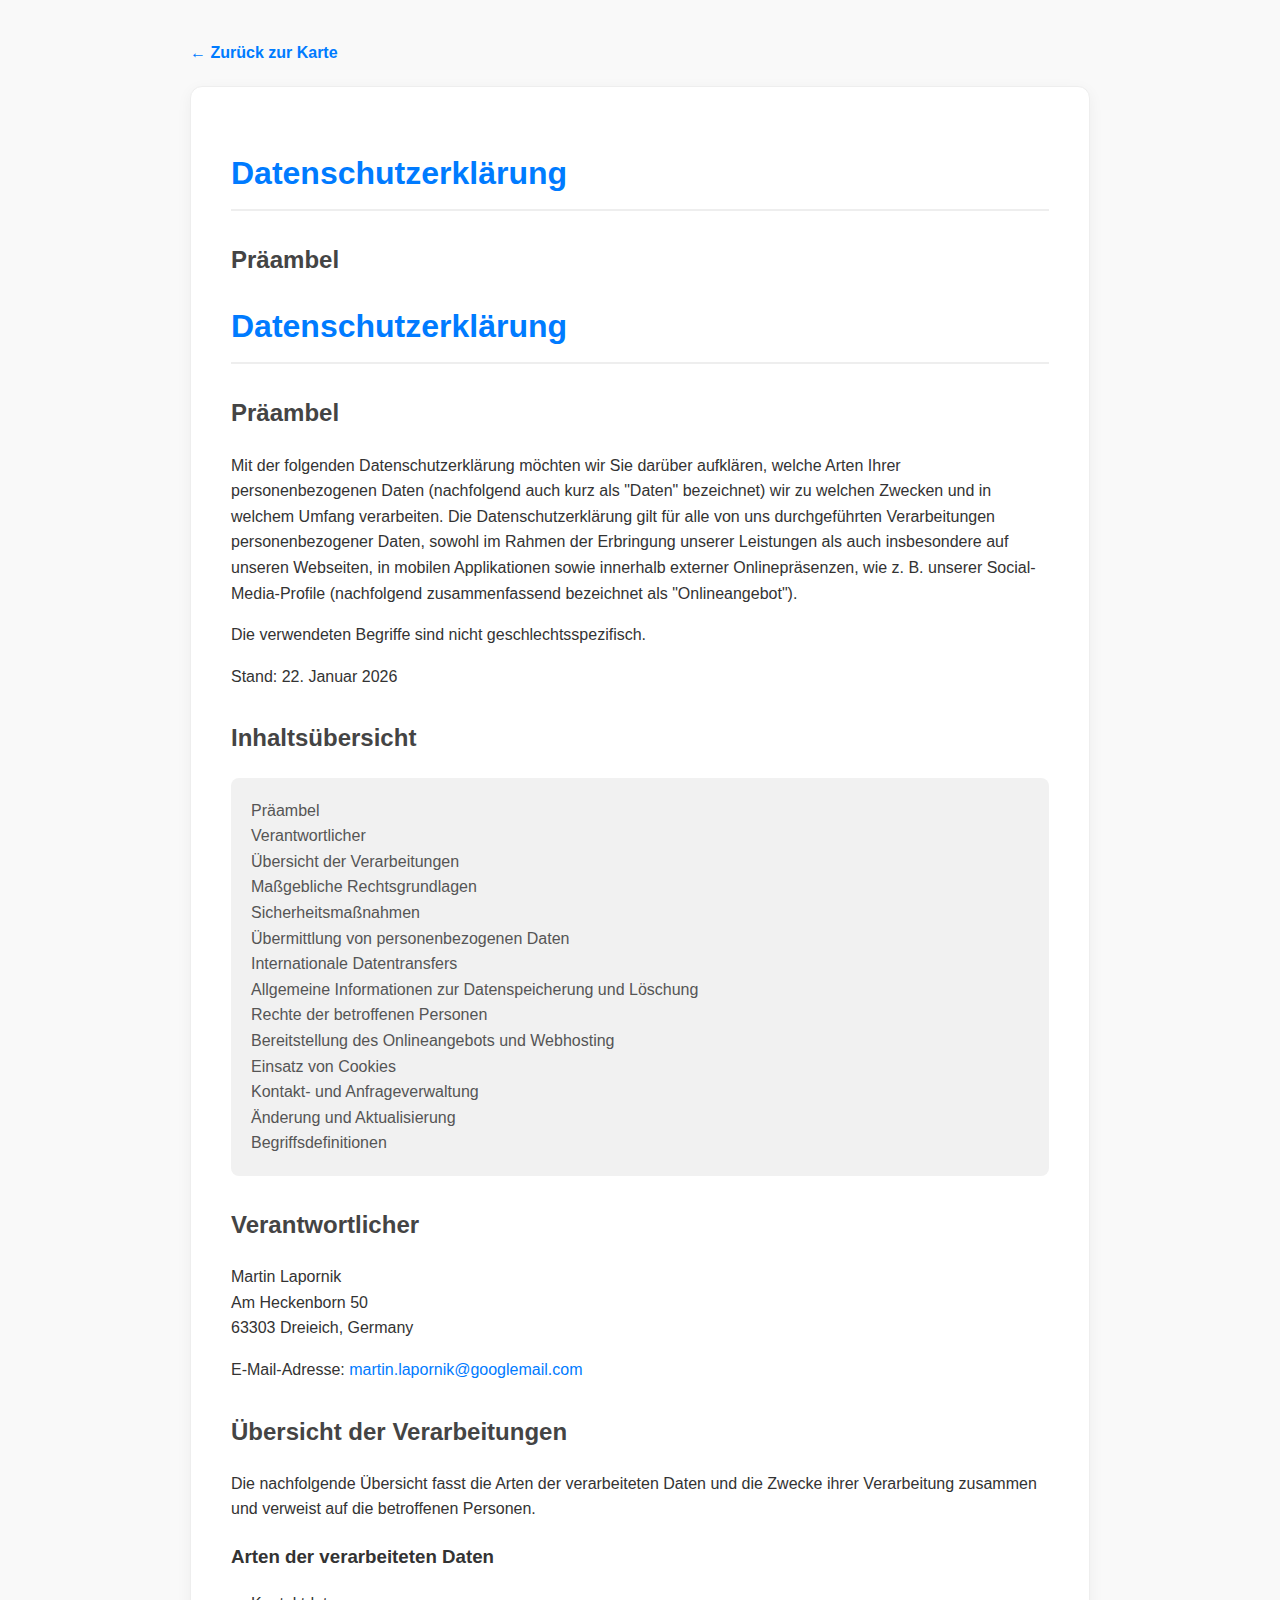
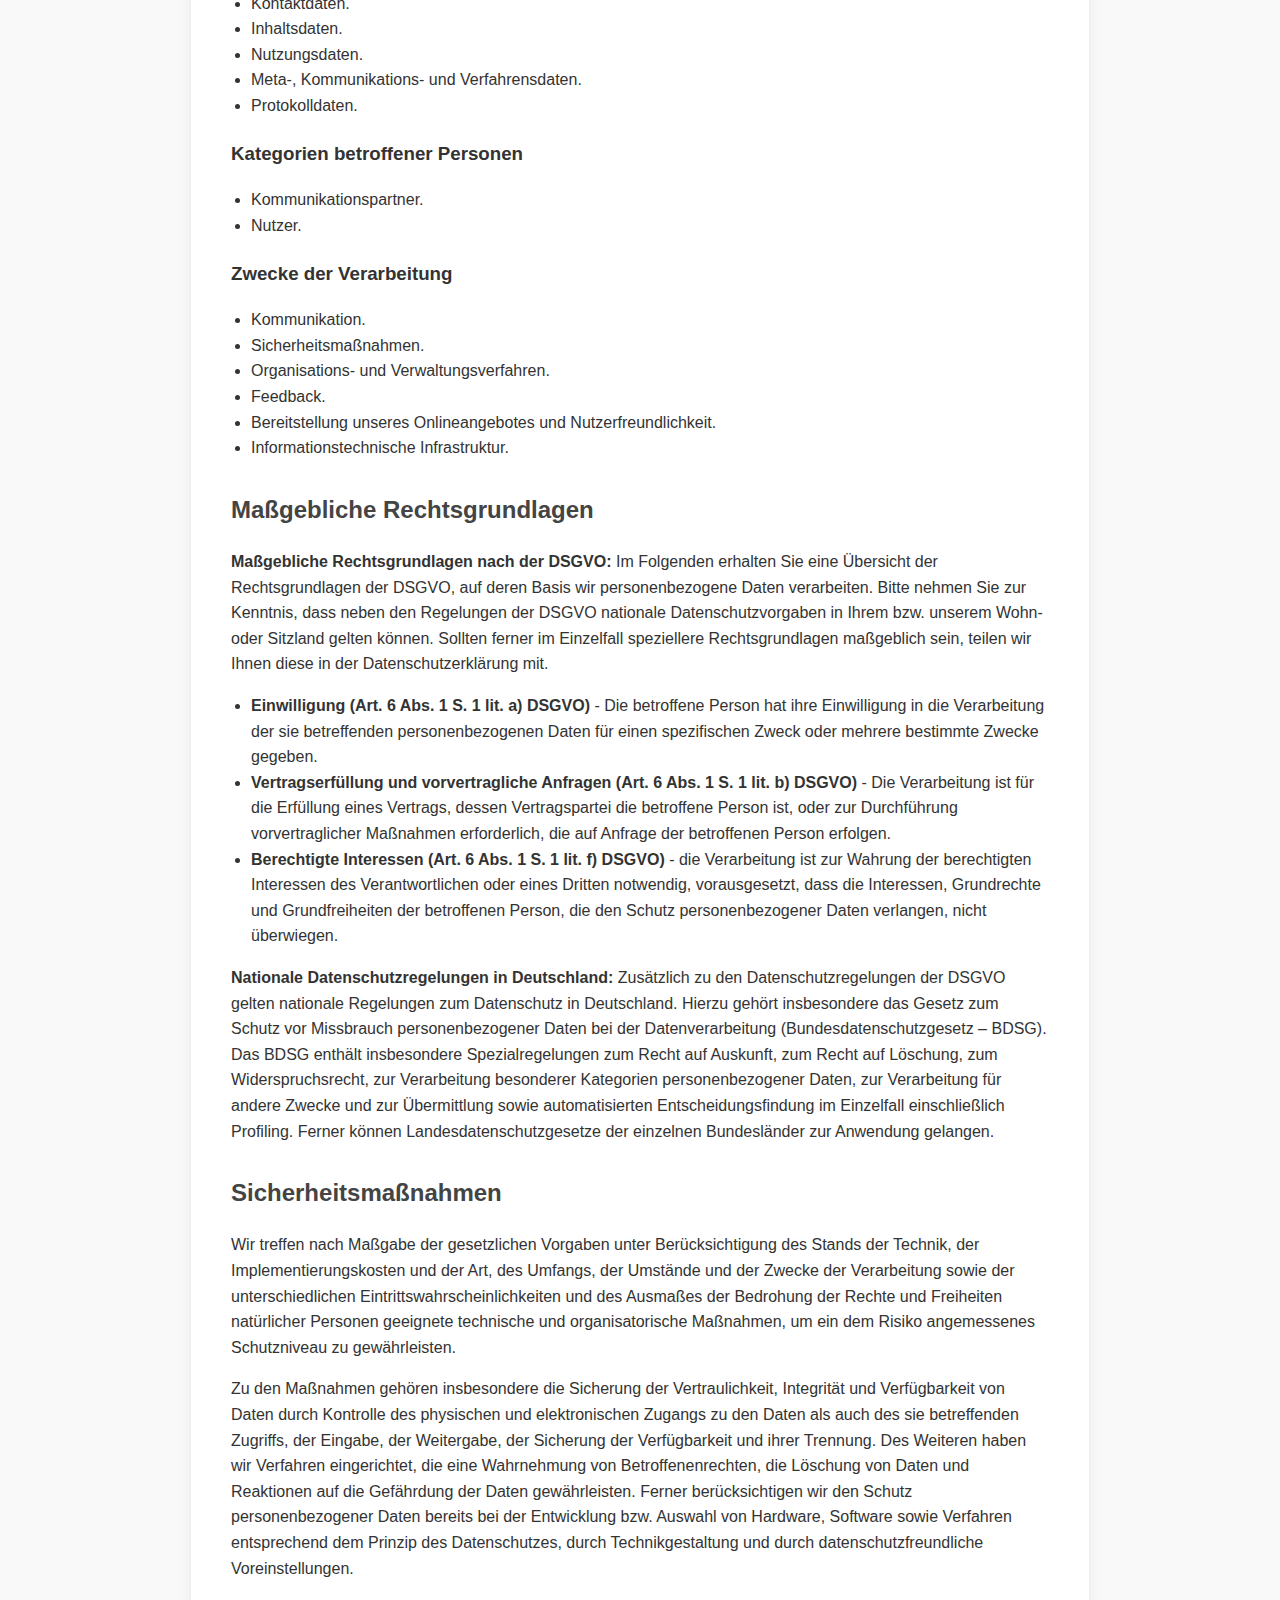
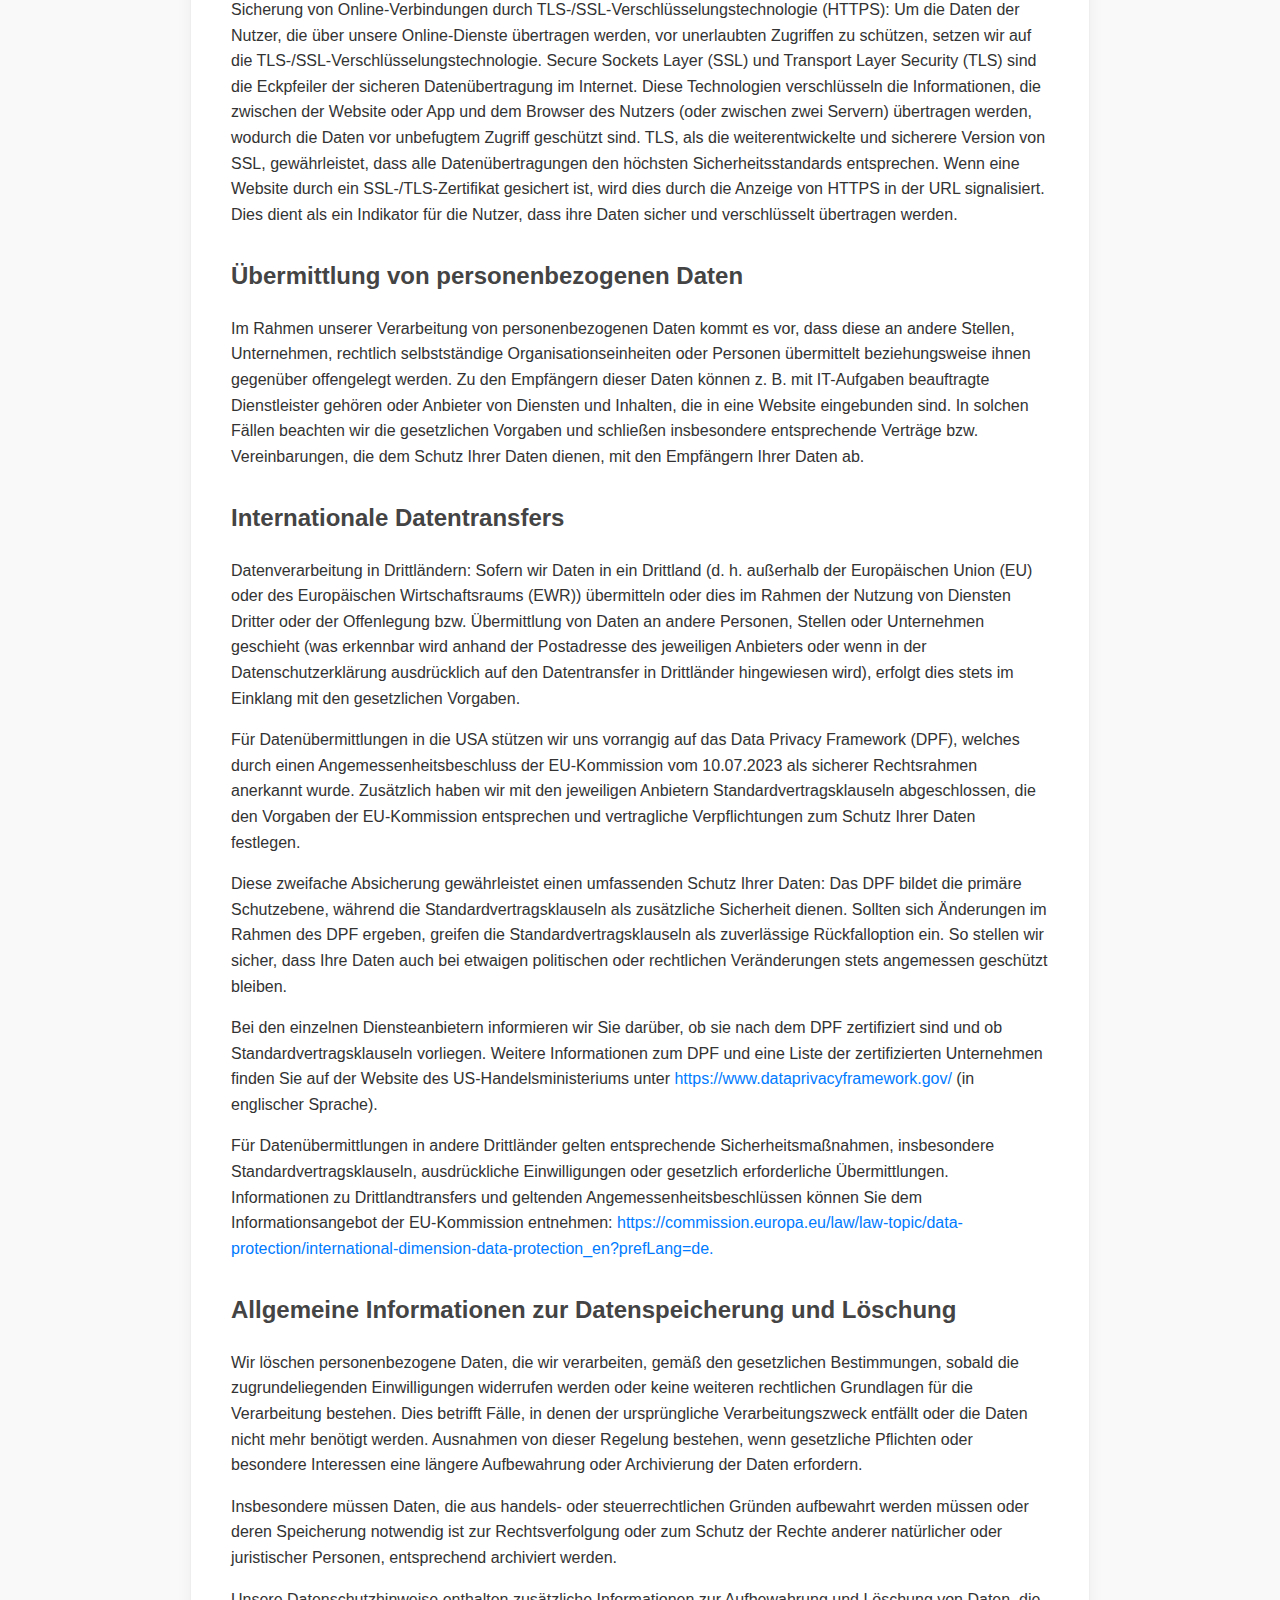
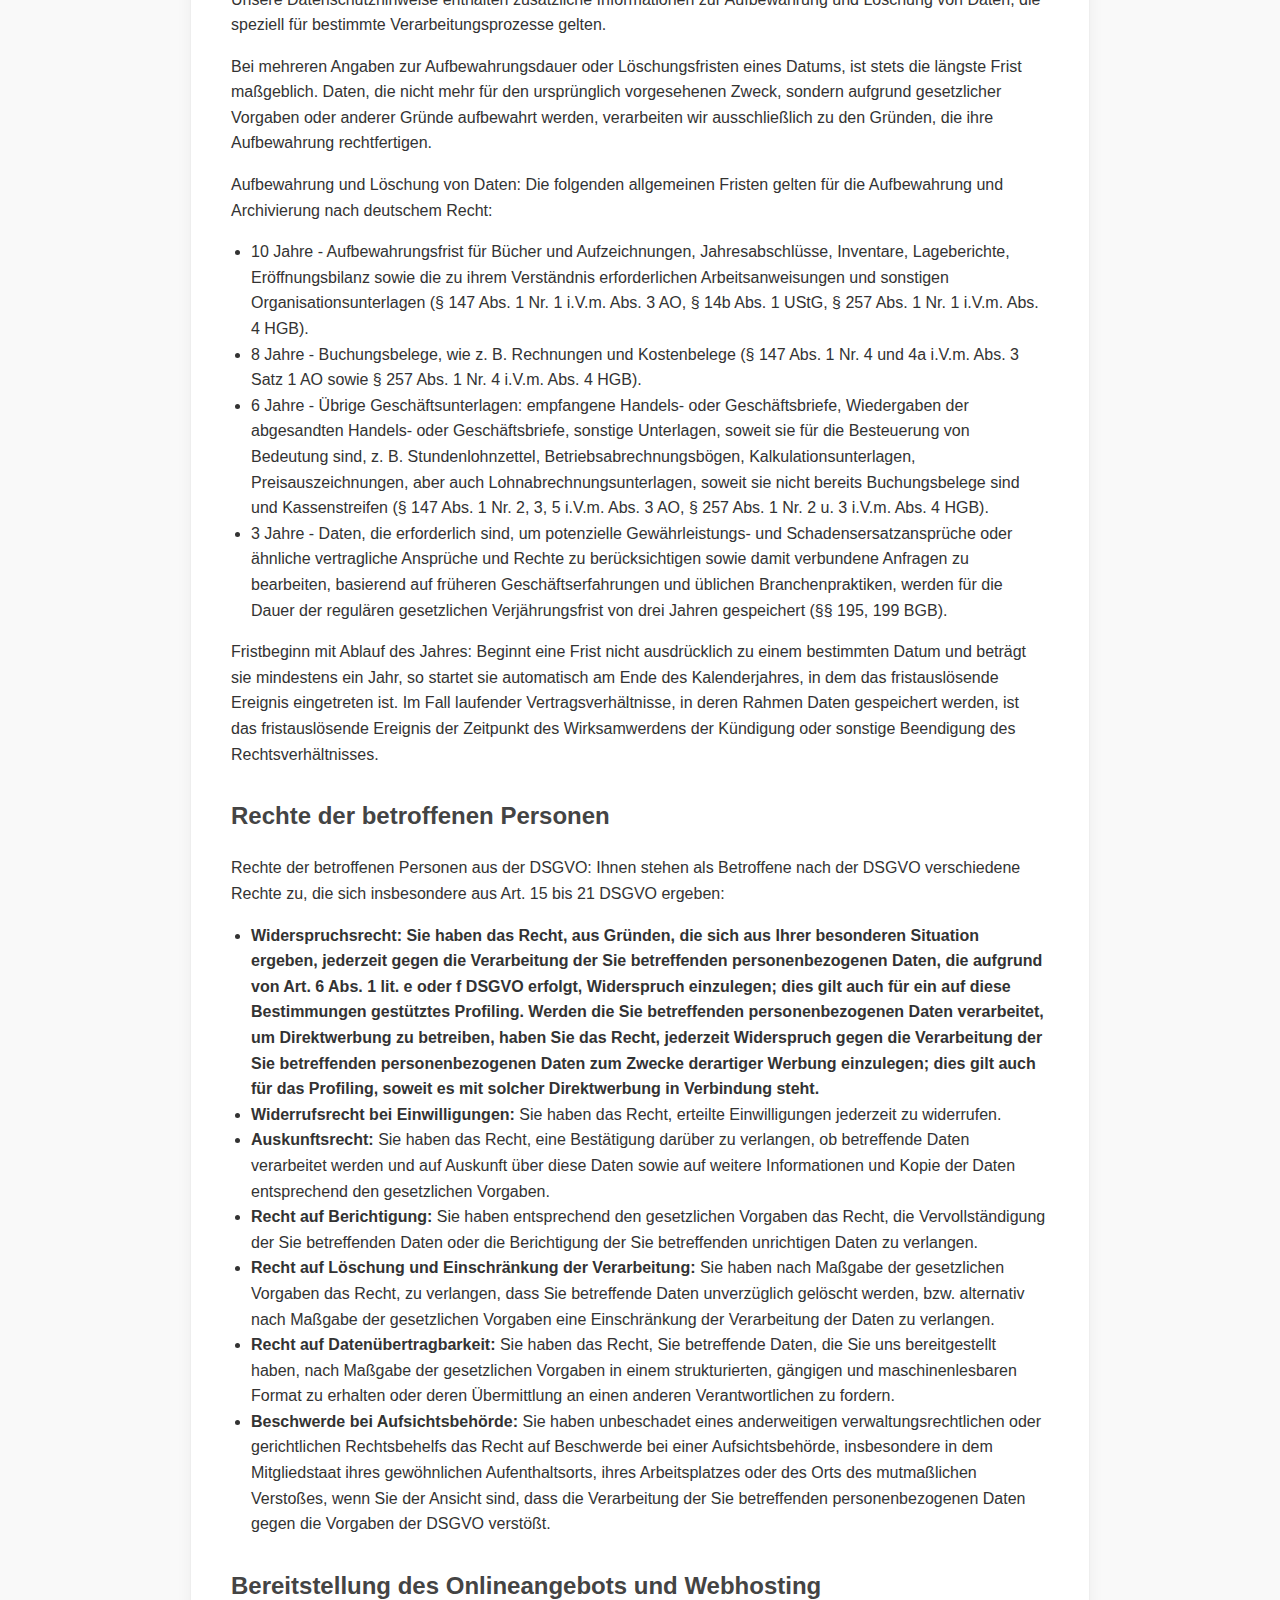
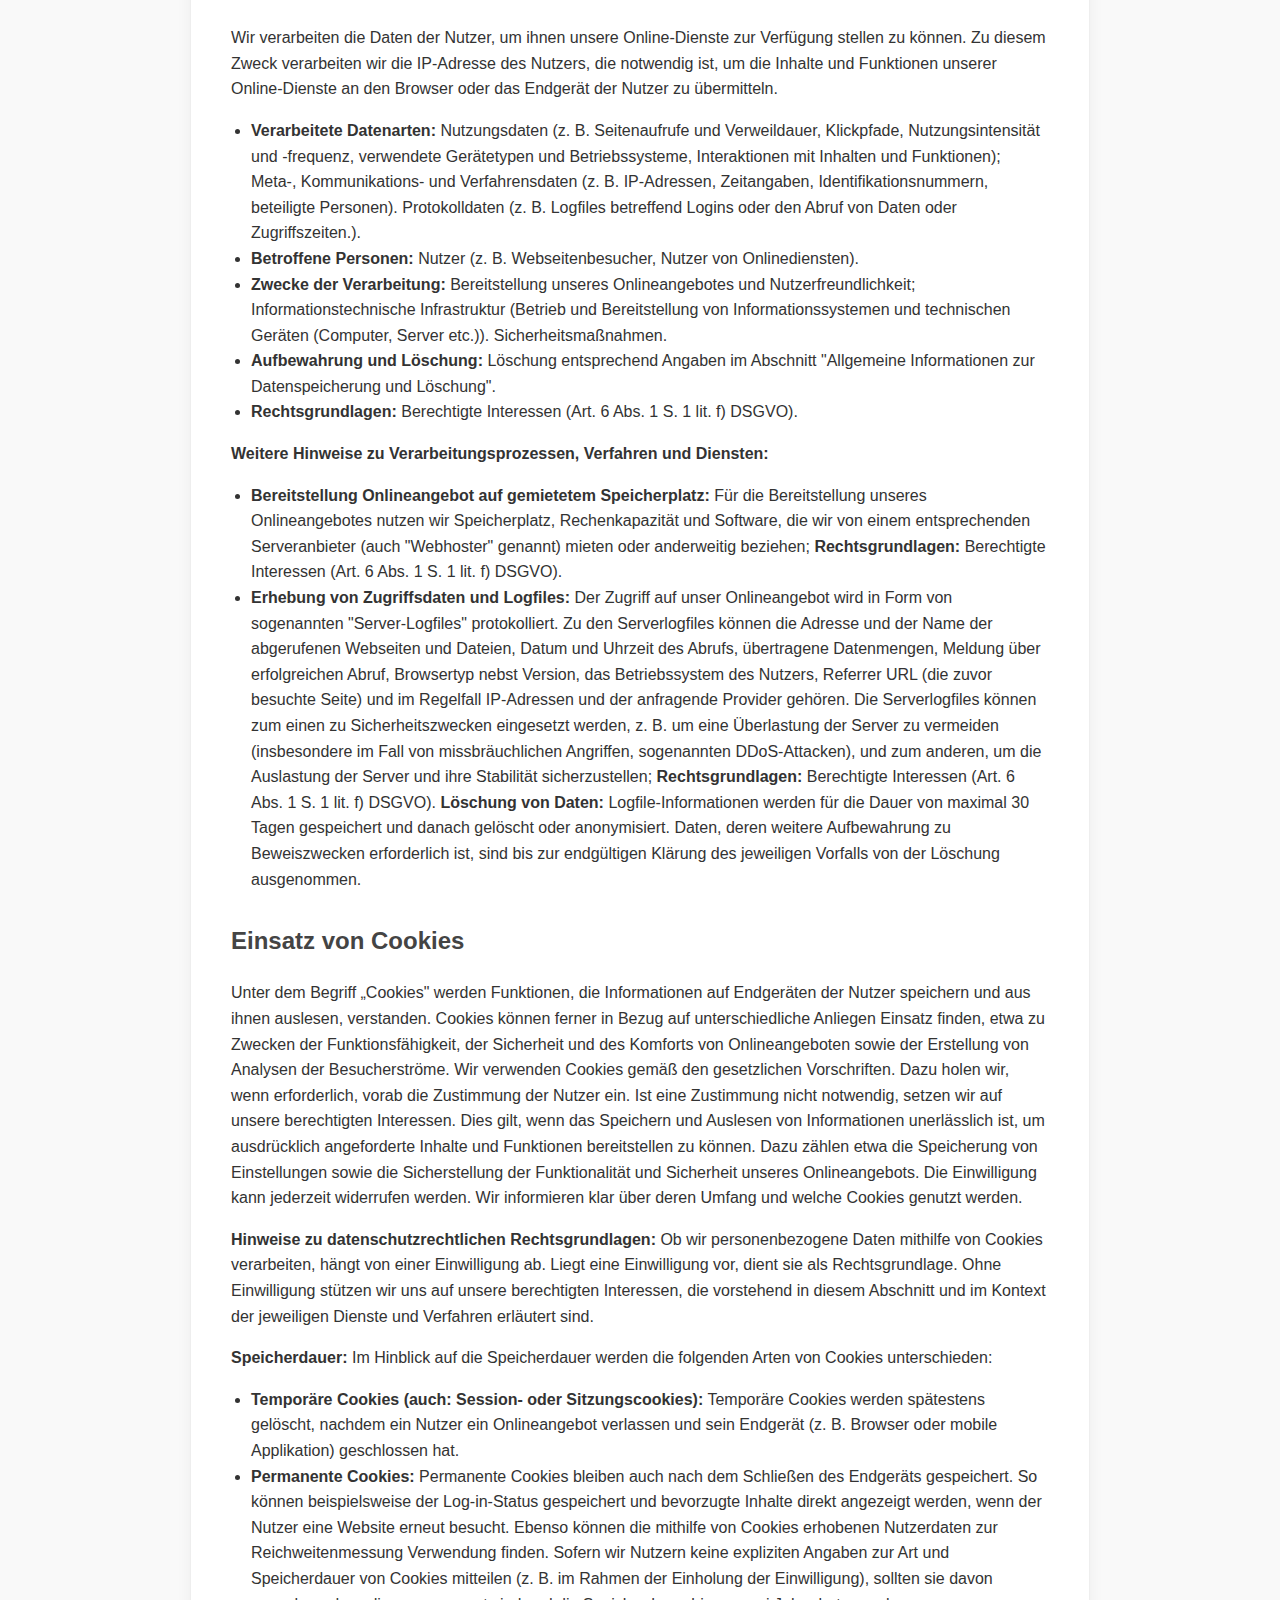
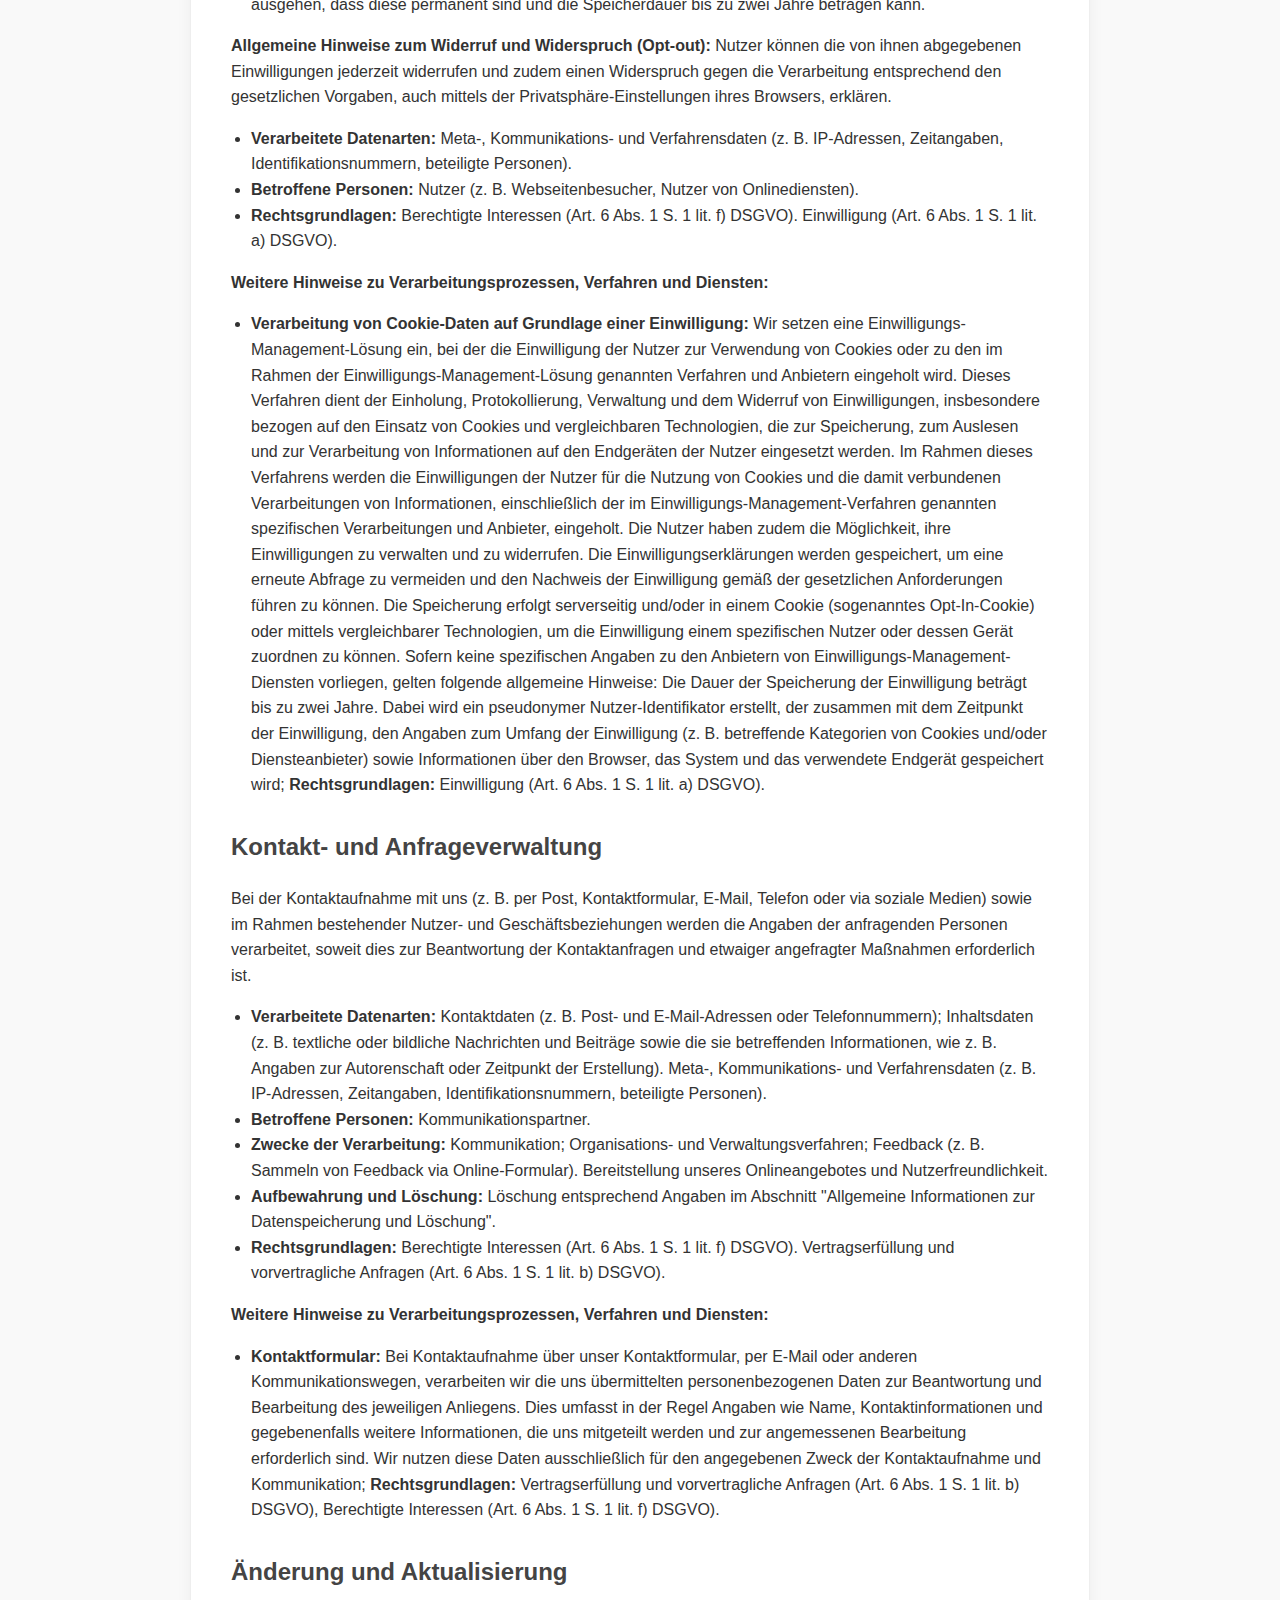
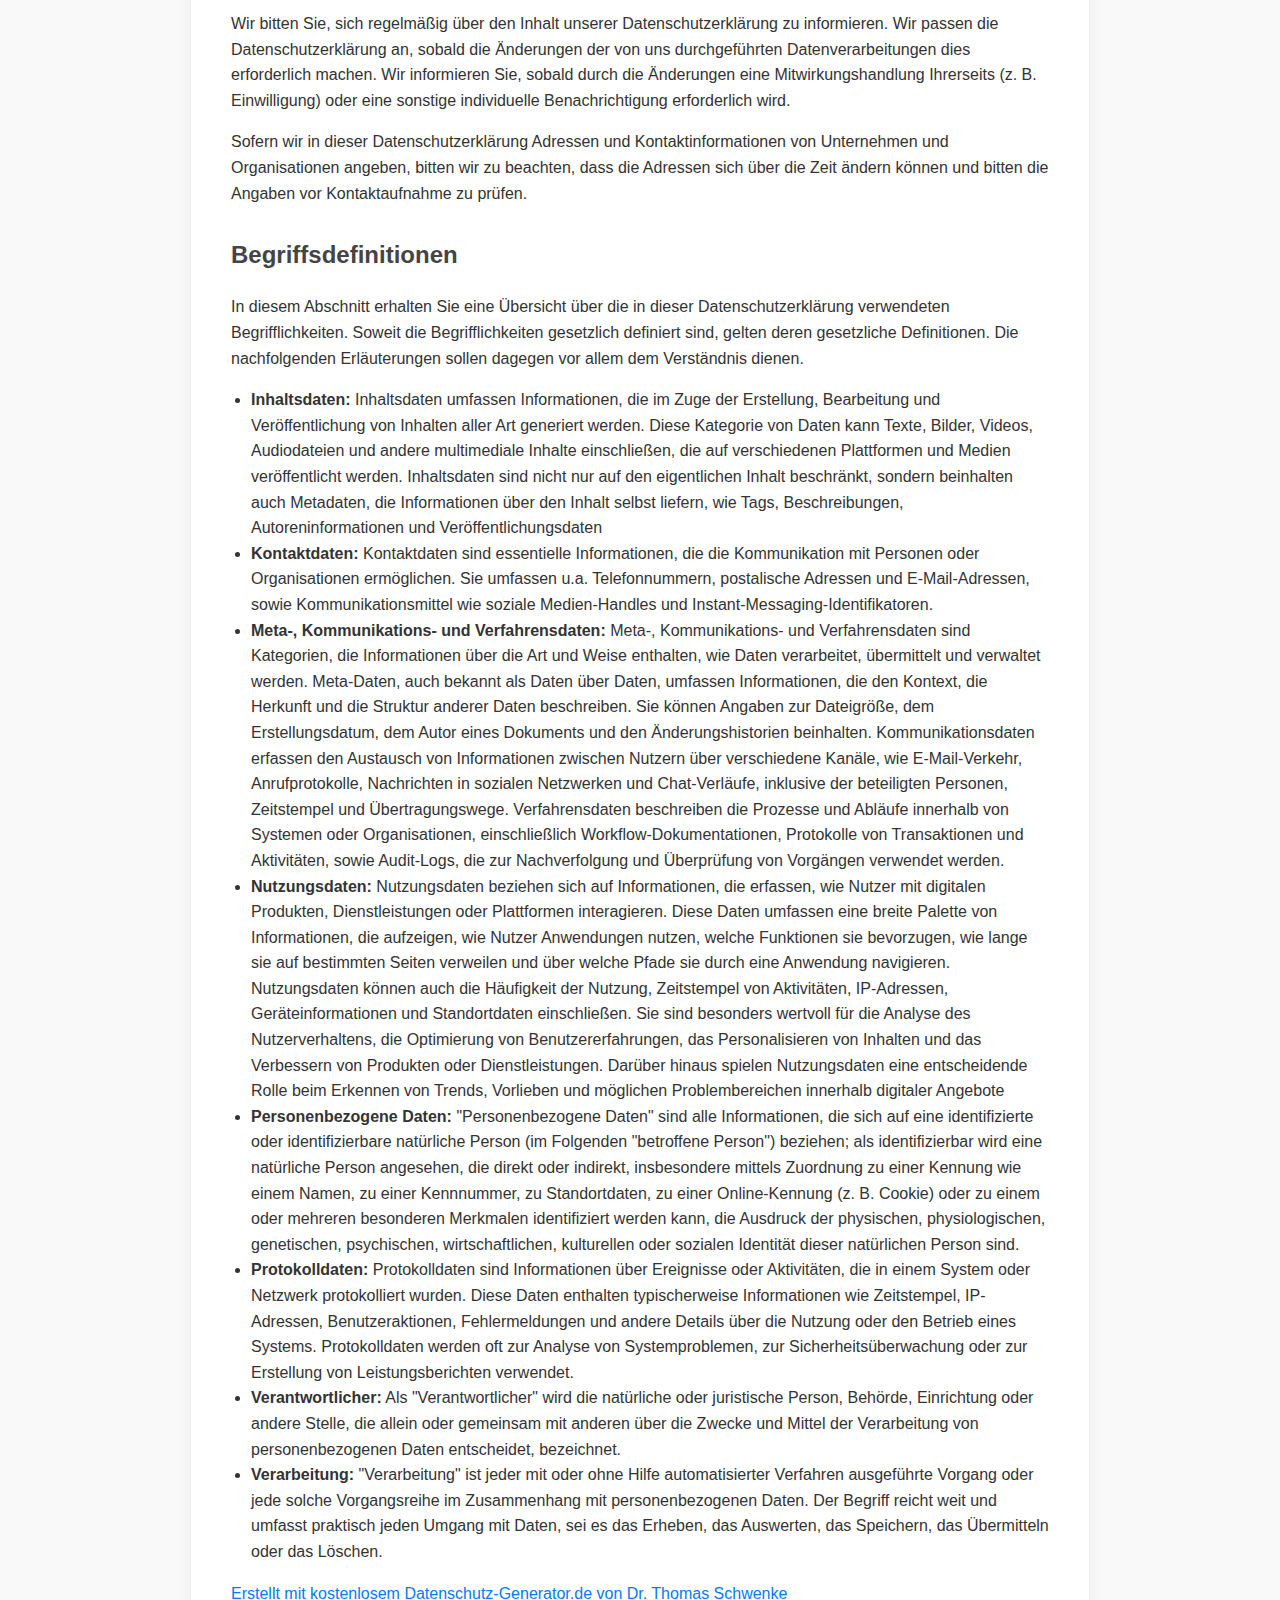
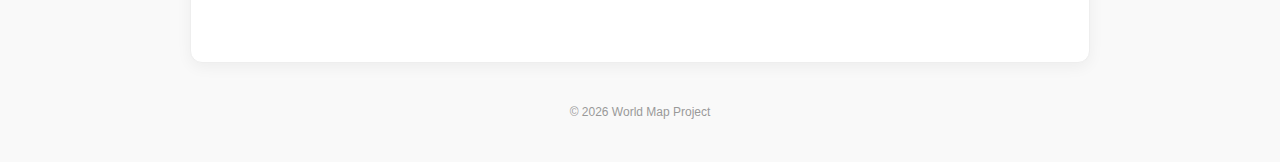
<file: datenschutz.html>
<!DOCTYPE html>
<html lang="de">
<head>
    <meta charset="UTF-8">
    <meta name="viewport" content="width=device-width, initial-scale=1.0">
    <title>Datenschutz - World Map Project</title>
    <style>
        /* Ein schlichtes, modernes Design für die Rechtstexte */
        body { 
            font-family: 'Segoe UI', Tahoma, Geneva, Verdana, sans-serif; 
            line-height: 1.6; 
            padding: 40px 20px; 
            max-width: 900px; 
            margin: auto; 
            color: #333;
            background-color: #f9f9f9;
        }
        .content-box {
            background: white;
            padding: 40px;
            border-radius: 12px;
            box-shadow: 0 4px 15px rgba(0,0,0,0.05);
            border: 1px solid #eee;
        }
        h1 { color: #007bff; border-bottom: 2px solid #eee; padding-bottom: 10px; }
        h2 { margin-top: 30px; color: #444; }
        h3 { margin-top: 20px; }
        ul { padding-left: 20px; }
        a { color: #007bff; text-decoration: none; }
        a:hover { text-decoration: underline; }
        .back-link { 
            display: inline-block; 
            margin-bottom: 20px; 
            font-weight: bold;
        }
        .index { 
            background: #f1f1f1; 
            padding: 20px; 
            border-radius: 8px; 
            list-style-type: none; 
        }
        .index-link { color: #555; }
    </style>
</head>
<body>

    <a href="index.html" class="back-link">&larr; Zurück zur Karte</a>

    <div class="content-box">
        <h1>Datenschutzerklärung</h1>
        <h2 id="m716">Präambel</h2>
        <h1>Datenschutzerklärung</h1>
<h2 id="m716">Präambel</h2>
<p>Mit der folgenden Datenschutzerklärung möchten wir Sie darüber aufklären, welche Arten Ihrer personenbezogenen Daten (nachfolgend auch kurz als "Daten" bezeichnet) wir zu welchen Zwecken und in welchem Umfang verarbeiten. Die Datenschutzerklärung gilt für alle von uns durchgeführten Verarbeitungen personenbezogener Daten, sowohl im Rahmen der Erbringung unserer Leistungen als auch insbesondere auf unseren Webseiten, in mobilen Applikationen sowie innerhalb externer Onlinepräsenzen, wie z. B. unserer Social-Media-Profile (nachfolgend zusammenfassend bezeichnet als "Onlineangebot").</p>
<p>Die verwendeten Begriffe sind nicht geschlechtsspezifisch.</p>

<p>Stand: 22. Januar 2026</p><h2>Inhaltsübersicht</h2> <ul class="index"><li><a class="index-link" href="#m716">Präambel</a></li><li><a class="index-link" href="#m3">Verantwortlicher</a></li><li><a class="index-link" href="#mOverview">Übersicht der Verarbeitungen</a></li><li><a class="index-link" href="#m2427">Maßgebliche Rechtsgrundlagen</a></li><li><a class="index-link" href="#m27">Sicherheitsmaßnahmen</a></li><li><a class="index-link" href="#m25">Übermittlung von personenbezogenen Daten</a></li><li><a class="index-link" href="#m24">Internationale Datentransfers</a></li><li><a class="index-link" href="#m12">Allgemeine Informationen zur Datenspeicherung und Löschung</a></li><li><a class="index-link" href="#m10">Rechte der betroffenen Personen</a></li><li><a class="index-link" href="#m225">Bereitstellung des Onlineangebots und Webhosting</a></li><li><a class="index-link" href="#m134">Einsatz von Cookies</a></li><li><a class="index-link" href="#m182">Kontakt- und Anfrageverwaltung</a></li><li><a class="index-link" href="#m15">Änderung und Aktualisierung</a></li><li><a class="index-link" href="#m42">Begriffsdefinitionen</a></li></ul><h2 id="m3">Verantwortlicher</h2><p>Martin Lapornik<br>Am Heckenborn 50<br>63303 Dreieich, Germany</p>
<p>E-Mail-Adresse: <a href="mailto:martin.lapornik@googlemail.com">martin.lapornik@googlemail.com</a></p>

<h2 id="mOverview">Übersicht der Verarbeitungen</h2><p>Die nachfolgende Übersicht fasst die Arten der verarbeiteten Daten und die Zwecke ihrer Verarbeitung zusammen und verweist auf die betroffenen Personen.</p><h3>Arten der verarbeiteten Daten</h3>
<ul><li>Kontaktdaten.</li><li>Inhaltsdaten.</li><li>Nutzungsdaten.</li><li>Meta-, Kommunikations- und Verfahrensdaten.</li><li>Protokolldaten.</li></ul><h3>Kategorien betroffener Personen</h3><ul><li>Kommunikationspartner.</li><li>Nutzer.</li></ul><h3>Zwecke der Verarbeitung</h3><ul><li>Kommunikation.</li><li>Sicherheitsmaßnahmen.</li><li>Organisations- und Verwaltungsverfahren.</li><li>Feedback.</li><li>Bereitstellung unseres Onlineangebotes und Nutzerfreundlichkeit.</li><li>Informationstechnische Infrastruktur.</li></ul><h2 id="m2427">Maßgebliche Rechtsgrundlagen</h2><p><strong>Maßgebliche Rechtsgrundlagen nach der DSGVO: </strong>Im Folgenden erhalten Sie eine Übersicht der Rechtsgrundlagen der DSGVO, auf deren Basis wir personenbezogene Daten verarbeiten. Bitte nehmen Sie zur Kenntnis, dass neben den Regelungen der DSGVO nationale Datenschutzvorgaben in Ihrem bzw. unserem Wohn- oder Sitzland gelten können. Sollten ferner im Einzelfall speziellere Rechtsgrundlagen maßgeblich sein, teilen wir Ihnen diese in der Datenschutzerklärung mit.</p>
 <ul><li><strong>Einwilligung (Art. 6 Abs. 1 S. 1 lit. a) DSGVO)</strong> - Die betroffene Person hat ihre Einwilligung in die Verarbeitung der sie betreffenden personenbezogenen Daten für einen spezifischen Zweck oder mehrere bestimmte Zwecke gegeben.</li><li><strong>Vertragserfüllung und vorvertragliche Anfragen (Art. 6 Abs. 1 S. 1 lit. b) DSGVO)</strong> - Die Verarbeitung ist für die Erfüllung eines Vertrags, dessen Vertragspartei die betroffene Person ist, oder zur Durchführung vorvertraglicher Maßnahmen erforderlich, die auf Anfrage der betroffenen Person erfolgen.</li><li><strong>Berechtigte Interessen (Art. 6 Abs. 1 S. 1 lit. f) DSGVO)</strong> - die Verarbeitung ist zur Wahrung der berechtigten Interessen des Verantwortlichen oder eines Dritten notwendig, vorausgesetzt, dass die Interessen, Grundrechte und Grundfreiheiten der betroffenen Person, die den Schutz personenbezogener Daten verlangen, nicht überwiegen.</li></ul><p><strong>Nationale Datenschutzregelungen in Deutschland: </strong>Zusätzlich zu den Datenschutzregelungen der DSGVO gelten nationale Regelungen zum Datenschutz in Deutschland. Hierzu gehört insbesondere das Gesetz zum Schutz vor Missbrauch personenbezogener Daten bei der Datenverarbeitung (Bundesdatenschutzgesetz – BDSG). Das BDSG enthält insbesondere Spezialregelungen zum Recht auf Auskunft, zum Recht auf Löschung, zum Widerspruchsrecht, zur Verarbeitung besonderer Kategorien personenbezogener Daten, zur Verarbeitung für andere Zwecke und zur Übermittlung sowie automatisierten Entscheidungsfindung im Einzelfall einschließlich Profiling. Ferner können Landesdatenschutzgesetze der einzelnen Bundesländer zur Anwendung gelangen.</p>

<h2 id="m27">Sicherheitsmaßnahmen</h2><p>Wir treffen nach Maßgabe der gesetzlichen Vorgaben unter Berücksichtigung des Stands der Technik, der Implementierungskosten und der Art, des Umfangs, der Umstände und der Zwecke der Verarbeitung sowie der unterschiedlichen Eintrittswahrscheinlichkeiten und des Ausmaßes der Bedrohung der Rechte und Freiheiten natürlicher Personen geeignete technische und organisatorische Maßnahmen, um ein dem Risiko angemessenes Schutzniveau zu gewährleisten.</p>
<p>Zu den Maßnahmen gehören insbesondere die Sicherung der Vertraulichkeit, Integrität und Verfügbarkeit von Daten durch Kontrolle des physischen und elektronischen Zugangs zu den Daten als auch des sie betreffenden Zugriffs, der Eingabe, der Weitergabe, der Sicherung der Verfügbarkeit und ihrer Trennung. Des Weiteren haben wir Verfahren eingerichtet, die eine Wahrnehmung von Betroffenenrechten, die Löschung von Daten und Reaktionen auf die Gefährdung der Daten gewährleisten. Ferner berücksichtigen wir den Schutz personenbezogener Daten bereits bei der Entwicklung bzw. Auswahl von Hardware, Software sowie Verfahren entsprechend dem Prinzip des Datenschutzes, durch Technikgestaltung und durch datenschutzfreundliche Voreinstellungen.</p>
<p>Sicherung von Online-Verbindungen durch TLS-/SSL-Verschlüsselungstechnologie (HTTPS): Um die Daten der Nutzer, die über unsere Online-Dienste übertragen werden, vor unerlaubten Zugriffen zu schützen, setzen wir auf die TLS-/SSL-Verschlüsselungstechnologie. Secure Sockets Layer (SSL) und Transport Layer Security (TLS) sind die Eckpfeiler der sicheren Datenübertragung im Internet. Diese Technologien verschlüsseln die Informationen, die zwischen der Website oder App und dem Browser des Nutzers (oder zwischen zwei Servern) übertragen werden, wodurch die Daten vor unbefugtem Zugriff geschützt sind. TLS, als die weiterentwickelte und sicherere Version von SSL, gewährleistet, dass alle Datenübertragungen den höchsten Sicherheitsstandards entsprechen. Wenn eine Website durch ein SSL-/TLS-Zertifikat gesichert ist, wird dies durch die Anzeige von HTTPS in der URL signalisiert. Dies dient als ein Indikator für die Nutzer, dass ihre Daten sicher und verschlüsselt übertragen werden.</p>

<h2 id="m25">Übermittlung von personenbezogenen Daten</h2><p>Im Rahmen unserer Verarbeitung von personenbezogenen Daten kommt es vor, dass diese an andere Stellen, Unternehmen, rechtlich selbstständige Organisationseinheiten oder Personen übermittelt beziehungsweise ihnen gegenüber offengelegt werden. Zu den Empfängern dieser Daten können z. B. mit IT-Aufgaben beauftragte Dienstleister gehören oder Anbieter von Diensten und Inhalten, die in eine Website eingebunden sind. In solchen Fällen beachten wir die gesetzlichen Vorgaben und schließen insbesondere entsprechende Verträge bzw. Vereinbarungen, die dem Schutz Ihrer Daten dienen, mit den Empfängern Ihrer Daten ab.</p>

<h2 id="m24">Internationale Datentransfers</h2><p>Datenverarbeitung in Drittländern: Sofern wir Daten in ein Drittland (d. h. außerhalb der Europäischen Union (EU) oder des Europäischen Wirtschaftsraums (EWR)) übermitteln oder dies im Rahmen der Nutzung von Diensten Dritter oder der Offenlegung bzw. Übermittlung von Daten an andere Personen, Stellen oder Unternehmen geschieht (was erkennbar wird anhand der Postadresse des jeweiligen Anbieters oder wenn in der Datenschutzerklärung ausdrücklich auf den Datentransfer in Drittländer hingewiesen wird), erfolgt dies stets im Einklang mit den gesetzlichen Vorgaben.</p>
<p>Für Datenübermittlungen in die USA stützen wir uns vorrangig auf das Data Privacy Framework (DPF), welches durch einen Angemessenheitsbeschluss der EU-Kommission vom 10.07.2023 als sicherer Rechtsrahmen anerkannt wurde. Zusätzlich haben wir mit den jeweiligen Anbietern Standardvertragsklauseln abgeschlossen, die den Vorgaben der EU-Kommission entsprechen und vertragliche Verpflichtungen zum Schutz Ihrer Daten festlegen.</p>
<p>Diese zweifache Absicherung gewährleistet einen umfassenden Schutz Ihrer Daten: Das DPF bildet die primäre Schutzebene, während die Standardvertragsklauseln als zusätzliche Sicherheit dienen. Sollten sich Änderungen im Rahmen des DPF ergeben, greifen die Standardvertragsklauseln als zuverlässige Rückfalloption ein. So stellen wir sicher, dass Ihre Daten auch bei etwaigen politischen oder rechtlichen Veränderungen stets angemessen geschützt bleiben.</p>
<p>Bei den einzelnen Diensteanbietern informieren wir Sie darüber, ob sie nach dem DPF zertifiziert sind und ob Standardvertragsklauseln vorliegen. Weitere Informationen zum DPF und eine Liste der zertifizierten Unternehmen finden Sie auf der Website des US-Handelsministeriums unter <a href="https://www.dataprivacyframework.gov/" target="_blank">https://www.dataprivacyframework.gov/</a> (in englischer Sprache).</p>
<p>Für Datenübermittlungen in andere Drittländer gelten entsprechende Sicherheitsmaßnahmen, insbesondere Standardvertragsklauseln, ausdrückliche Einwilligungen oder gesetzlich erforderliche Übermittlungen. Informationen zu Drittlandtransfers und geltenden Angemessenheitsbeschlüssen können Sie dem Informationsangebot der EU-Kommission entnehmen: <a href="https://commission.europa.eu/law/law-topic/data-protection/international-dimension-data-protection_en?prefLang=de" target="_blank">https://commission.europa.eu/law/law-topic/data-protection/international-dimension-data-protection_en?prefLang=de.</a></p>

<h2 id="m12">Allgemeine Informationen zur Datenspeicherung und Löschung</h2><p>Wir löschen personenbezogene Daten, die wir verarbeiten, gemäß den gesetzlichen Bestimmungen, sobald die zugrundeliegenden Einwilligungen widerrufen werden oder keine weiteren rechtlichen Grundlagen für die Verarbeitung bestehen. Dies betrifft Fälle, in denen der ursprüngliche Verarbeitungszweck entfällt oder die Daten nicht mehr benötigt werden. Ausnahmen von dieser Regelung bestehen, wenn gesetzliche Pflichten oder besondere Interessen eine längere Aufbewahrung oder Archivierung der Daten erfordern.</p>
<p>Insbesondere müssen Daten, die aus handels- oder steuerrechtlichen Gründen aufbewahrt werden müssen oder deren Speicherung notwendig ist zur Rechtsverfolgung oder zum Schutz der Rechte anderer natürlicher oder juristischer Personen, entsprechend archiviert werden.</p>
<p>Unsere Datenschutzhinweise enthalten zusätzliche Informationen zur Aufbewahrung und Löschung von Daten, die speziell für bestimmte Verarbeitungsprozesse gelten.</p>
<p>Bei mehreren Angaben zur Aufbewahrungsdauer oder Löschungsfristen eines Datums, ist stets die längste Frist maßgeblich. Daten, die nicht mehr für den ursprünglich vorgesehenen Zweck, sondern aufgrund gesetzlicher Vorgaben oder anderer Gründe aufbewahrt werden, verarbeiten wir ausschließlich zu den Gründen, die ihre Aufbewahrung rechtfertigen.</p>
<p>Aufbewahrung und Löschung von Daten: Die folgenden allgemeinen Fristen gelten für die Aufbewahrung und Archivierung nach deutschem Recht:</p><ul> <li>10 Jahre - Aufbewahrungsfrist für Bücher und Aufzeichnungen, Jahresabschlüsse, Inventare, Lageberichte, Eröffnungsbilanz sowie die zu ihrem Verständnis erforderlichen Arbeitsanweisungen und sonstigen Organisationsunterlagen (§ 147 Abs. 1 Nr. 1 i.V.m. Abs. 3 AO, § 14b Abs. 1 UStG, § 257 Abs. 1 Nr. 1 i.V.m. Abs. 4 HGB).</li><li>8 Jahre - Buchungsbelege, wie z. B. Rechnungen und Kostenbelege (§ 147 Abs. 1 Nr. 4 und 4a i.V.m. Abs. 3 Satz 1 AO sowie § 257 Abs. 1 Nr. 4 i.V.m. Abs. 4 HGB).</li><li>6 Jahre - Übrige Geschäftsunterlagen: empfangene Handels- oder Geschäftsbriefe, Wiedergaben der abgesandten Handels- oder Geschäftsbriefe, sonstige Unterlagen, soweit sie für die Besteuerung von Bedeutung sind, z. B. Stundenlohnzettel, Betriebsabrechnungsbögen, Kalkulationsunterlagen, Preisauszeichnungen, aber auch Lohnabrechnungsunterlagen, soweit sie nicht bereits Buchungsbelege sind und Kassenstreifen (§ 147 Abs. 1 Nr. 2, 3, 5 i.V.m. Abs. 3 AO, § 257 Abs. 1 Nr. 2 u. 3 i.V.m. Abs. 4 HGB).</li><li>3 Jahre - Daten, die erforderlich sind, um potenzielle Gewährleistungs- und Schadensersatzansprüche oder ähnliche vertragliche Ansprüche und Rechte zu berücksichtigen sowie damit verbundene Anfragen zu bearbeiten, basierend auf früheren Geschäftserfahrungen und üblichen Branchenpraktiken, werden für die Dauer der regulären gesetzlichen Verjährungsfrist von drei Jahren gespeichert (§§ 195, 199 BGB).</li> </ul>
<p>Fristbeginn mit Ablauf des Jahres: Beginnt eine Frist nicht ausdrücklich zu einem bestimmten Datum und beträgt sie mindestens ein Jahr, so startet sie automatisch am Ende des Kalenderjahres, in dem das fristauslösende Ereignis eingetreten ist. Im Fall laufender Vertragsverhältnisse, in deren Rahmen Daten gespeichert werden, ist das fristauslösende Ereignis der Zeitpunkt des Wirksamwerdens der Kündigung oder sonstige Beendigung des Rechtsverhältnisses.</p>

<h2 id="m10">Rechte der betroffenen Personen</h2><p>Rechte der betroffenen Personen aus der DSGVO: Ihnen stehen als Betroffene nach der DSGVO verschiedene Rechte zu, die sich insbesondere aus Art. 15 bis 21 DSGVO ergeben:</p><ul><li><strong>Widerspruchsrecht: Sie haben das Recht, aus Gründen, die sich aus Ihrer besonderen Situation ergeben, jederzeit gegen die Verarbeitung der Sie betreffenden personenbezogenen Daten, die aufgrund von Art. 6 Abs. 1 lit. e oder f DSGVO erfolgt, Widerspruch einzulegen; dies gilt auch für ein auf diese Bestimmungen gestütztes Profiling. Werden die Sie betreffenden personenbezogenen Daten verarbeitet, um Direktwerbung zu betreiben, haben Sie das Recht, jederzeit Widerspruch gegen die Verarbeitung der Sie betreffenden personenbezogenen Daten zum Zwecke derartiger Werbung einzulegen; dies gilt auch für das Profiling, soweit es mit solcher Direktwerbung in Verbindung steht.</strong></li><li><strong>Widerrufsrecht bei Einwilligungen:</strong> Sie haben das Recht, erteilte Einwilligungen jederzeit zu widerrufen.</li><li><strong>Auskunftsrecht:</strong> Sie haben das Recht, eine Bestätigung darüber zu verlangen, ob betreffende Daten verarbeitet werden und auf Auskunft über diese Daten sowie auf weitere Informationen und Kopie der Daten entsprechend den gesetzlichen Vorgaben.</li><li><strong>Recht auf Berichtigung:</strong> Sie haben entsprechend den gesetzlichen Vorgaben das Recht, die Vervollständigung der Sie betreffenden Daten oder die Berichtigung der Sie betreffenden unrichtigen Daten zu verlangen.</li><li><strong>Recht auf Löschung und Einschränkung der Verarbeitung:</strong> Sie haben nach Maßgabe der gesetzlichen Vorgaben das Recht, zu verlangen, dass Sie betreffende Daten unverzüglich gelöscht werden, bzw. alternativ nach Maßgabe der gesetzlichen Vorgaben eine Einschränkung der Verarbeitung der Daten zu verlangen.</li><li><strong>Recht auf Datenübertragbarkeit:</strong> Sie haben das Recht, Sie betreffende Daten, die Sie uns bereitgestellt haben, nach Maßgabe der gesetzlichen Vorgaben in einem strukturierten, gängigen und maschinenlesbaren Format zu erhalten oder deren Übermittlung an einen anderen Verantwortlichen zu fordern.</li><li><strong>Beschwerde bei Aufsichtsbehörde:</strong> Sie haben unbeschadet eines anderweitigen verwaltungsrechtlichen oder gerichtlichen Rechtsbehelfs das Recht auf Beschwerde bei einer Aufsichtsbehörde, insbesondere in dem Mitgliedstaat ihres gewöhnlichen Aufenthaltsorts, ihres Arbeitsplatzes oder des Orts des mutmaßlichen Verstoßes, wenn Sie der Ansicht sind, dass die Verarbeitung der Sie betreffenden personenbezogenen Daten gegen die Vorgaben der DSGVO verstößt.</li></ul>

<h2 id="m225">Bereitstellung des Onlineangebots und Webhosting</h2><p>Wir verarbeiten die Daten der Nutzer, um ihnen unsere Online-Dienste zur Verfügung stellen zu können. Zu diesem Zweck verarbeiten wir die IP-Adresse des Nutzers, die notwendig ist, um die Inhalte und Funktionen unserer Online-Dienste an den Browser oder das Endgerät der Nutzer zu übermitteln.</p>
<ul class="m-elements"><li><strong>Verarbeitete Datenarten:</strong> Nutzungsdaten (z. B. Seitenaufrufe und Verweildauer, Klickpfade, Nutzungsintensität und -frequenz, verwendete Gerätetypen und Betriebssysteme, Interaktionen mit Inhalten und Funktionen); Meta-, Kommunikations- und Verfahrensdaten (z. B. IP-Adressen, Zeitangaben, Identifikationsnummern, beteiligte Personen). Protokolldaten (z. B. Logfiles betreffend Logins oder den Abruf von Daten oder Zugriffszeiten.).</li><li><strong>Betroffene Personen:</strong> Nutzer (z. B. Webseitenbesucher, Nutzer von Onlinediensten).</li><li><strong>Zwecke der Verarbeitung:</strong> Bereitstellung unseres Onlineangebotes und Nutzerfreundlichkeit; Informationstechnische Infrastruktur (Betrieb und Bereitstellung von Informationssystemen und technischen Geräten (Computer, Server etc.)). Sicherheitsmaßnahmen.</li><li><strong>Aufbewahrung und Löschung:</strong> Löschung entsprechend Angaben im Abschnitt "Allgemeine Informationen zur Datenspeicherung und Löschung".</li><li class=""><strong>Rechtsgrundlagen:</strong> Berechtigte Interessen (Art. 6 Abs. 1 S. 1 lit. f) DSGVO).</li></ul><p><strong>Weitere Hinweise zu Verarbeitungsprozessen, Verfahren und Diensten:</strong></p><ul class="m-elements"><li><strong>Bereitstellung Onlineangebot auf gemietetem Speicherplatz: </strong>Für die Bereitstellung unseres Onlineangebotes nutzen wir Speicherplatz, Rechenkapazität und Software, die wir von einem entsprechenden Serveranbieter (auch "Webhoster" genannt) mieten oder anderweitig beziehen; <span class=""><strong>Rechtsgrundlagen:</strong> Berechtigte Interessen (Art. 6 Abs. 1 S. 1 lit. f) DSGVO).</span></li><li><strong>Erhebung von Zugriffsdaten und Logfiles: </strong>Der Zugriff auf unser Onlineangebot wird in Form von sogenannten "Server-Logfiles" protokolliert. Zu den Serverlogfiles können die Adresse und der Name der abgerufenen Webseiten und Dateien, Datum und Uhrzeit des Abrufs, übertragene Datenmengen, Meldung über erfolgreichen Abruf, Browsertyp nebst Version, das Betriebssystem des Nutzers, Referrer URL (die zuvor besuchte Seite) und im Regelfall IP-Adressen und der anfragende Provider gehören. Die Serverlogfiles können zum einen zu Sicherheitszwecken eingesetzt werden, z. B. um eine Überlastung der Server zu vermeiden (insbesondere im Fall von missbräuchlichen Angriffen, sogenannten DDoS-Attacken), und zum anderen, um die Auslastung der Server und ihre Stabilität sicherzustellen; <span class=""><strong>Rechtsgrundlagen:</strong> Berechtigte Interessen (Art. 6 Abs. 1 S. 1 lit. f) DSGVO). </span><strong>Löschung von Daten:</strong> Logfile-Informationen werden für die Dauer von maximal 30 Tagen gespeichert und danach gelöscht oder anonymisiert. Daten, deren weitere Aufbewahrung zu Beweiszwecken erforderlich ist, sind bis zur endgültigen Klärung des jeweiligen Vorfalls von der Löschung ausgenommen.</li></ul>
<h2 id="m134">Einsatz von Cookies</h2><p>Unter dem Begriff „Cookies" werden Funktionen, die Informationen auf Endgeräten der Nutzer speichern und aus ihnen auslesen, verstanden. Cookies können ferner in Bezug auf unterschiedliche Anliegen Einsatz finden, etwa zu Zwecken der Funktionsfähigkeit, der Sicherheit und des Komforts von Onlineangeboten sowie der Erstellung von Analysen der Besucherströme. Wir verwenden Cookies gemäß den gesetzlichen Vorschriften. Dazu holen wir, wenn erforderlich, vorab die Zustimmung der Nutzer ein. Ist eine Zustimmung nicht notwendig, setzen wir auf unsere berechtigten Interessen. Dies gilt, wenn das Speichern und Auslesen von Informationen unerlässlich ist, um ausdrücklich angeforderte Inhalte und Funktionen bereitstellen zu können. Dazu zählen etwa die Speicherung von Einstellungen sowie die Sicherstellung der Funktionalität und Sicherheit unseres Onlineangebots. Die Einwilligung kann jederzeit widerrufen werden. Wir informieren klar über deren Umfang und welche Cookies genutzt werden.</p>
<p><strong>Hinweise zu datenschutzrechtlichen Rechtsgrundlagen: </strong>Ob wir personenbezogene Daten mithilfe von Cookies verarbeiten, hängt von einer Einwilligung ab. Liegt eine Einwilligung vor, dient sie als Rechtsgrundlage. Ohne Einwilligung stützen wir uns auf unsere berechtigten Interessen, die vorstehend in diesem Abschnitt und im Kontext der jeweiligen Dienste und Verfahren erläutert sind.</p>
<p><strong>Speicherdauer: </strong>Im Hinblick auf die Speicherdauer werden die folgenden Arten von Cookies unterschieden:</p><ul><li><strong>Temporäre Cookies (auch: Session- oder Sitzungscookies):</strong> Temporäre Cookies werden spätestens gelöscht, nachdem ein Nutzer ein Onlineangebot verlassen und sein Endgerät (z. B. Browser oder mobile Applikation) geschlossen hat.</li><li><strong>Permanente Cookies:</strong> Permanente Cookies bleiben auch nach dem Schließen des Endgeräts gespeichert. So können beispielsweise der Log-in-Status gespeichert und bevorzugte Inhalte direkt angezeigt werden, wenn der Nutzer eine Website erneut besucht. Ebenso können die mithilfe von Cookies erhobenen Nutzerdaten zur Reichweitenmessung Verwendung finden. Sofern wir Nutzern keine expliziten Angaben zur Art und Speicherdauer von Cookies mitteilen (z. B. im Rahmen der Einholung der Einwilligung), sollten sie davon ausgehen, dass diese permanent sind und die Speicherdauer bis zu zwei Jahre betragen kann.</li></ul><p><strong>Allgemeine Hinweise zum Widerruf und Widerspruch (Opt-out): </strong>Nutzer können die von ihnen abgegebenen Einwilligungen jederzeit widerrufen und zudem einen Widerspruch gegen die Verarbeitung entsprechend den gesetzlichen Vorgaben, auch mittels der Privatsphäre-Einstellungen ihres Browsers, erklären.</p>
<ul class="m-elements"><li><strong>Verarbeitete Datenarten:</strong> Meta-, Kommunikations- und Verfahrensdaten (z. B. IP-Adressen, Zeitangaben, Identifikationsnummern, beteiligte Personen).</li><li><strong>Betroffene Personen:</strong> Nutzer (z. B. Webseitenbesucher, Nutzer von Onlinediensten).</li><li class=""><strong>Rechtsgrundlagen:</strong> Berechtigte Interessen (Art. 6 Abs. 1 S. 1 lit. f) DSGVO). Einwilligung (Art. 6 Abs. 1 S. 1 lit. a) DSGVO).</li></ul><p><strong>Weitere Hinweise zu Verarbeitungsprozessen, Verfahren und Diensten:</strong></p><ul class="m-elements"><li><strong>Verarbeitung von Cookie-Daten auf Grundlage einer Einwilligung: </strong>Wir setzen eine Einwilligungs-Management-Lösung ein, bei der die Einwilligung der Nutzer zur Verwendung von Cookies oder zu den im Rahmen der Einwilligungs-Management-Lösung genannten Verfahren und Anbietern eingeholt wird. Dieses Verfahren dient der Einholung, Protokollierung, Verwaltung und dem Widerruf von Einwilligungen, insbesondere bezogen auf den Einsatz von Cookies und vergleichbaren Technologien, die zur Speicherung, zum Auslesen und zur Verarbeitung von Informationen auf den Endgeräten der Nutzer eingesetzt werden. Im Rahmen dieses Verfahrens werden die Einwilligungen der Nutzer für die Nutzung von Cookies und die damit verbundenen Verarbeitungen von Informationen, einschließlich der im Einwilligungs-Management-Verfahren genannten spezifischen Verarbeitungen und Anbieter, eingeholt. Die Nutzer haben zudem die Möglichkeit, ihre Einwilligungen zu verwalten und zu widerrufen. Die Einwilligungserklärungen werden gespeichert, um eine erneute Abfrage zu vermeiden und den Nachweis der Einwilligung gemäß der gesetzlichen Anforderungen führen zu können. Die Speicherung erfolgt serverseitig und/oder in einem Cookie (sogenanntes Opt-In-Cookie) oder mittels vergleichbarer Technologien, um die Einwilligung einem spezifischen Nutzer oder dessen Gerät zuordnen zu können. Sofern keine spezifischen Angaben zu den Anbietern von Einwilligungs-Management-Diensten vorliegen, gelten folgende allgemeine Hinweise: Die Dauer der Speicherung der Einwilligung beträgt bis zu zwei Jahre. Dabei wird ein pseudonymer Nutzer-Identifikator erstellt, der zusammen mit dem Zeitpunkt der Einwilligung, den Angaben zum Umfang der Einwilligung (z. B. betreffende Kategorien von Cookies und/oder Diensteanbieter) sowie Informationen über den Browser, das System und das verwendete Endgerät gespeichert wird; <span class=""><strong>Rechtsgrundlagen:</strong> Einwilligung (Art. 6 Abs. 1 S. 1 lit. a) DSGVO).</span></li></ul>
<h2 id="m182">Kontakt- und Anfrageverwaltung</h2><p>Bei der Kontaktaufnahme mit uns (z. B. per Post, Kontaktformular, E-Mail, Telefon oder via soziale Medien) sowie im Rahmen bestehender Nutzer- und Geschäftsbeziehungen werden die Angaben der anfragenden Personen verarbeitet, soweit dies zur Beantwortung der Kontaktanfragen und etwaiger angefragter Maßnahmen erforderlich ist.</p>
<ul class="m-elements"><li><strong>Verarbeitete Datenarten:</strong> Kontaktdaten (z. B. Post- und E-Mail-Adressen oder Telefonnummern); Inhaltsdaten (z. B. textliche oder bildliche Nachrichten und Beiträge sowie die sie betreffenden Informationen, wie z. B. Angaben zur Autorenschaft oder Zeitpunkt der Erstellung). Meta-, Kommunikations- und Verfahrensdaten (z. B. IP-Adressen, Zeitangaben, Identifikationsnummern, beteiligte Personen).</li><li><strong>Betroffene Personen:</strong> Kommunikationspartner.</li><li><strong>Zwecke der Verarbeitung:</strong> Kommunikation; Organisations- und Verwaltungsverfahren; Feedback (z. B. Sammeln von Feedback via Online-Formular). Bereitstellung unseres Onlineangebotes und Nutzerfreundlichkeit.</li><li><strong>Aufbewahrung und Löschung:</strong> Löschung entsprechend Angaben im Abschnitt "Allgemeine Informationen zur Datenspeicherung und Löschung".</li><li class=""><strong>Rechtsgrundlagen:</strong> Berechtigte Interessen (Art. 6 Abs. 1 S. 1 lit. f) DSGVO). Vertragserfüllung und vorvertragliche Anfragen (Art. 6 Abs. 1 S. 1 lit. b) DSGVO).</li></ul><p><strong>Weitere Hinweise zu Verarbeitungsprozessen, Verfahren und Diensten:</strong></p><ul class="m-elements"><li><strong>Kontaktformular: </strong>Bei Kontaktaufnahme über unser Kontaktformular, per E-Mail oder anderen Kommunikationswegen, verarbeiten wir die uns übermittelten personenbezogenen Daten zur Beantwortung und Bearbeitung des jeweiligen Anliegens. Dies umfasst in der Regel Angaben wie Name, Kontaktinformationen und gegebenenfalls weitere Informationen, die uns mitgeteilt werden und zur angemessenen Bearbeitung erforderlich sind. Wir nutzen diese Daten ausschließlich für den angegebenen Zweck der Kontaktaufnahme und Kommunikation; <span class=""><strong>Rechtsgrundlagen:</strong> Vertragserfüllung und vorvertragliche Anfragen (Art. 6 Abs. 1 S. 1 lit. b) DSGVO), Berechtigte Interessen (Art. 6 Abs. 1 S. 1 lit. f) DSGVO).</span></li></ul>
<h2 id="m15">Änderung und Aktualisierung</h2><p>Wir bitten Sie, sich regelmäßig über den Inhalt unserer Datenschutzerklärung zu informieren. Wir passen die Datenschutzerklärung an, sobald die Änderungen der von uns durchgeführten Datenverarbeitungen dies erforderlich machen. Wir informieren Sie, sobald durch die Änderungen eine Mitwirkungshandlung Ihrerseits (z. B. Einwilligung) oder eine sonstige individuelle Benachrichtigung erforderlich wird.</p>
<p>Sofern wir in dieser Datenschutzerklärung Adressen und Kontaktinformationen von Unternehmen und Organisationen angeben, bitten wir zu beachten, dass die Adressen sich über die Zeit ändern können und bitten die Angaben vor Kontaktaufnahme zu prüfen.</p>

<h2 id="m42">Begriffsdefinitionen</h2><p>In diesem Abschnitt erhalten Sie eine Übersicht über die in dieser Datenschutzerklärung verwendeten Begrifflichkeiten. Soweit die Begrifflichkeiten gesetzlich definiert sind, gelten deren gesetzliche Definitionen. Die nachfolgenden Erläuterungen sollen dagegen vor allem dem Verständnis dienen.</p>
 <ul class="glossary"><li><strong>Inhaltsdaten:</strong> Inhaltsdaten umfassen Informationen, die im Zuge der Erstellung, Bearbeitung und Veröffentlichung von Inhalten aller Art generiert werden. Diese Kategorie von Daten kann Texte, Bilder, Videos, Audiodateien und andere multimediale Inhalte einschließen, die auf verschiedenen Plattformen und Medien veröffentlicht werden. Inhaltsdaten sind nicht nur auf den eigentlichen Inhalt beschränkt, sondern beinhalten auch Metadaten, die Informationen über den Inhalt selbst liefern, wie Tags, Beschreibungen, Autoreninformationen und Veröffentlichungsdaten </li><li><strong>Kontaktdaten:</strong> Kontaktdaten sind essentielle Informationen, die die Kommunikation mit Personen oder Organisationen ermöglichen. Sie umfassen u.a. Telefonnummern, postalische Adressen und E-Mail-Adressen, sowie Kommunikationsmittel wie soziale Medien-Handles und Instant-Messaging-Identifikatoren. </li><li><strong>Meta-, Kommunikations- und Verfahrensdaten:</strong> Meta-, Kommunikations- und Verfahrensdaten sind Kategorien, die Informationen über die Art und Weise enthalten, wie Daten verarbeitet, übermittelt und verwaltet werden. Meta-Daten, auch bekannt als Daten über Daten, umfassen Informationen, die den Kontext, die Herkunft und die Struktur anderer Daten beschreiben. Sie können Angaben zur Dateigröße, dem Erstellungsdatum, dem Autor eines Dokuments und den Änderungshistorien beinhalten. Kommunikationsdaten erfassen den Austausch von Informationen zwischen Nutzern über verschiedene Kanäle, wie E-Mail-Verkehr, Anrufprotokolle, Nachrichten in sozialen Netzwerken und Chat-Verläufe, inklusive der beteiligten Personen, Zeitstempel und Übertragungswege. Verfahrensdaten beschreiben die Prozesse und Abläufe innerhalb von Systemen oder Organisationen, einschließlich Workflow-Dokumentationen, Protokolle von Transaktionen und Aktivitäten, sowie Audit-Logs, die zur Nachverfolgung und Überprüfung von Vorgängen verwendet werden. </li><li><strong>Nutzungsdaten:</strong> Nutzungsdaten beziehen sich auf Informationen, die erfassen, wie Nutzer mit digitalen Produkten, Dienstleistungen oder Plattformen interagieren. Diese Daten umfassen eine breite Palette von Informationen, die aufzeigen, wie Nutzer Anwendungen nutzen, welche Funktionen sie bevorzugen, wie lange sie auf bestimmten Seiten verweilen und über welche Pfade sie durch eine Anwendung navigieren. Nutzungsdaten können auch die Häufigkeit der Nutzung, Zeitstempel von Aktivitäten, IP-Adressen, Geräteinformationen und Standortdaten einschließen. Sie sind besonders wertvoll für die Analyse des Nutzerverhaltens, die Optimierung von Benutzererfahrungen, das Personalisieren von Inhalten und das Verbessern von Produkten oder Dienstleistungen. Darüber hinaus spielen Nutzungsdaten eine entscheidende Rolle beim Erkennen von Trends, Vorlieben und möglichen Problembereichen innerhalb digitaler Angebote </li><li><strong>Personenbezogene Daten:</strong> "Personenbezogene Daten" sind alle Informationen, die sich auf eine identifizierte oder identifizierbare natürliche Person (im Folgenden "betroffene Person") beziehen; als identifizierbar wird eine natürliche Person angesehen, die direkt oder indirekt, insbesondere mittels Zuordnung zu einer Kennung wie einem Namen, zu einer Kennnummer, zu Standortdaten, zu einer Online-Kennung (z. B. Cookie) oder zu einem oder mehreren besonderen Merkmalen identifiziert werden kann, die Ausdruck der physischen, physiologischen, genetischen, psychischen, wirtschaftlichen, kulturellen oder sozialen Identität dieser natürlichen Person sind. </li><li><strong>Protokolldaten:</strong> Protokolldaten sind Informationen über Ereignisse oder Aktivitäten, die in einem System oder Netzwerk protokolliert wurden. Diese Daten enthalten typischerweise Informationen wie Zeitstempel, IP-Adressen, Benutzeraktionen, Fehlermeldungen und andere Details über die Nutzung oder den Betrieb eines Systems. Protokolldaten werden oft zur Analyse von Systemproblemen, zur Sicherheitsüberwachung oder zur Erstellung von Leistungsberichten verwendet. </li><li><strong>Verantwortlicher:</strong> Als "Verantwortlicher" wird die natürliche oder juristische Person, Behörde, Einrichtung oder andere Stelle, die allein oder gemeinsam mit anderen über die Zwecke und Mittel der Verarbeitung von personenbezogenen Daten entscheidet, bezeichnet. </li><li><strong>Verarbeitung:</strong> "Verarbeitung" ist jeder mit oder ohne Hilfe automatisierter Verfahren ausgeführte Vorgang oder jede solche Vorgangsreihe im Zusammenhang mit personenbezogenen Daten. Der Begriff reicht weit und umfasst praktisch jeden Umgang mit Daten, sei es das Erheben, das Auswerten, das Speichern, das Übermitteln oder das Löschen. </li></ul><p class="seal"><a href="https://datenschutz-generator.de/" title="Rechtstext von Dr. Schwenke - für weitere Informationen bitte anklicken." target="_blank" rel="noopener noreferrer nofollow">Erstellt mit kostenlosem Datenschutz-Generator.de von Dr. Thomas Schwenke</a></p>
        
        </div>

    <footer style="text-align: center; margin-top: 40px; font-size: 12px; color: #999;">
        &copy; 2026 World Map Project
    </footer>

</body>
</html>
</file>
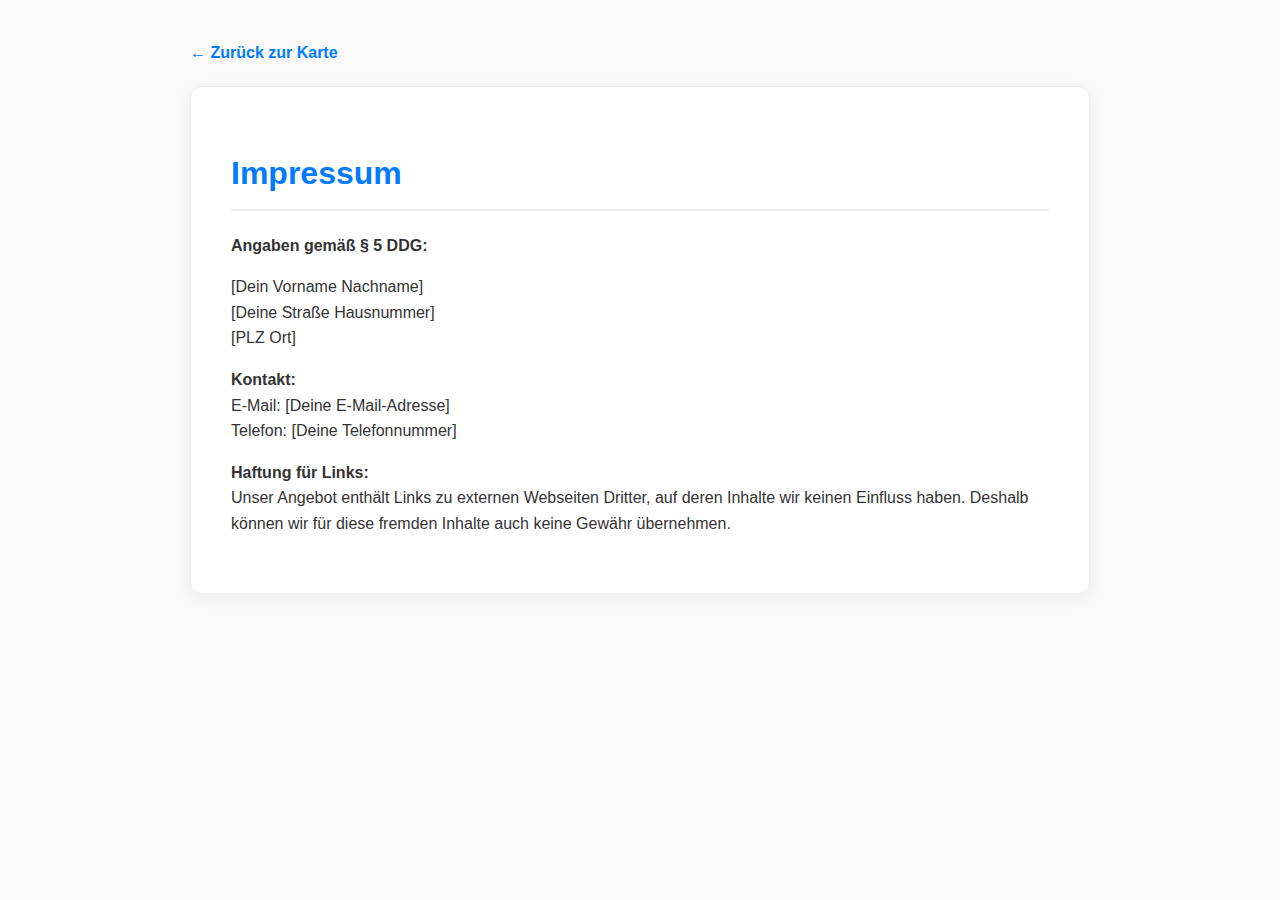
<file: impressum.html>
<!DOCTYPE html>
<html lang="de">
<head>
    <meta charset="UTF-8">
    <meta name="viewport" content="width=device-width, initial-scale=1.0">
    <title>Impressum - World Map Project</title>
    <style>
        body { 
            font-family: 'Segoe UI', Tahoma, Geneva, Verdana, sans-serif; 
            line-height: 1.6; padding: 40px 20px; max-width: 900px; 
            margin: auto; color: #333; background-color: #f9f9f9;
        }
        .content-box {
            background: white; padding: 40px; border-radius: 12px;
            box-shadow: 0 4px 15px rgba(0,0,0,0.05); border: 1px solid #eee;
        }
        h1 { color: #007bff; border-bottom: 2px solid #eee; padding-bottom: 10px; }
        .back-link { display: inline-block; margin-bottom: 20px; font-weight: bold; color: #007bff; text-decoration: none; }
    </style>
</head>
<body>
    <a href="index.html" class="back-link">&larr; Zurück zur Karte</a>
    <div class="content-box">
        <h1>Impressum</h1>
        <p><strong>Angaben gemäß § 5 DDG:</strong></p>
        <p>
            [Dein Vorname Nachname]<br>
            [Deine Straße Hausnummer]<br>
            [PLZ Ort]
        </p>
        <p><strong>Kontakt:</strong><br>
            E-Mail: [Deine E-Mail-Adresse]<br>
            Telefon: [Deine Telefonnummer]
        </p>
        <p><strong>Haftung für Links:</strong><br>
            Unser Angebot enthält Links zu externen Webseiten Dritter, auf deren Inhalte wir keinen Einfluss haben. Deshalb können wir für diese fremden Inhalte auch keine Gewähr übernehmen.
        </p>
    </div>
</body>
</html>
</file>
